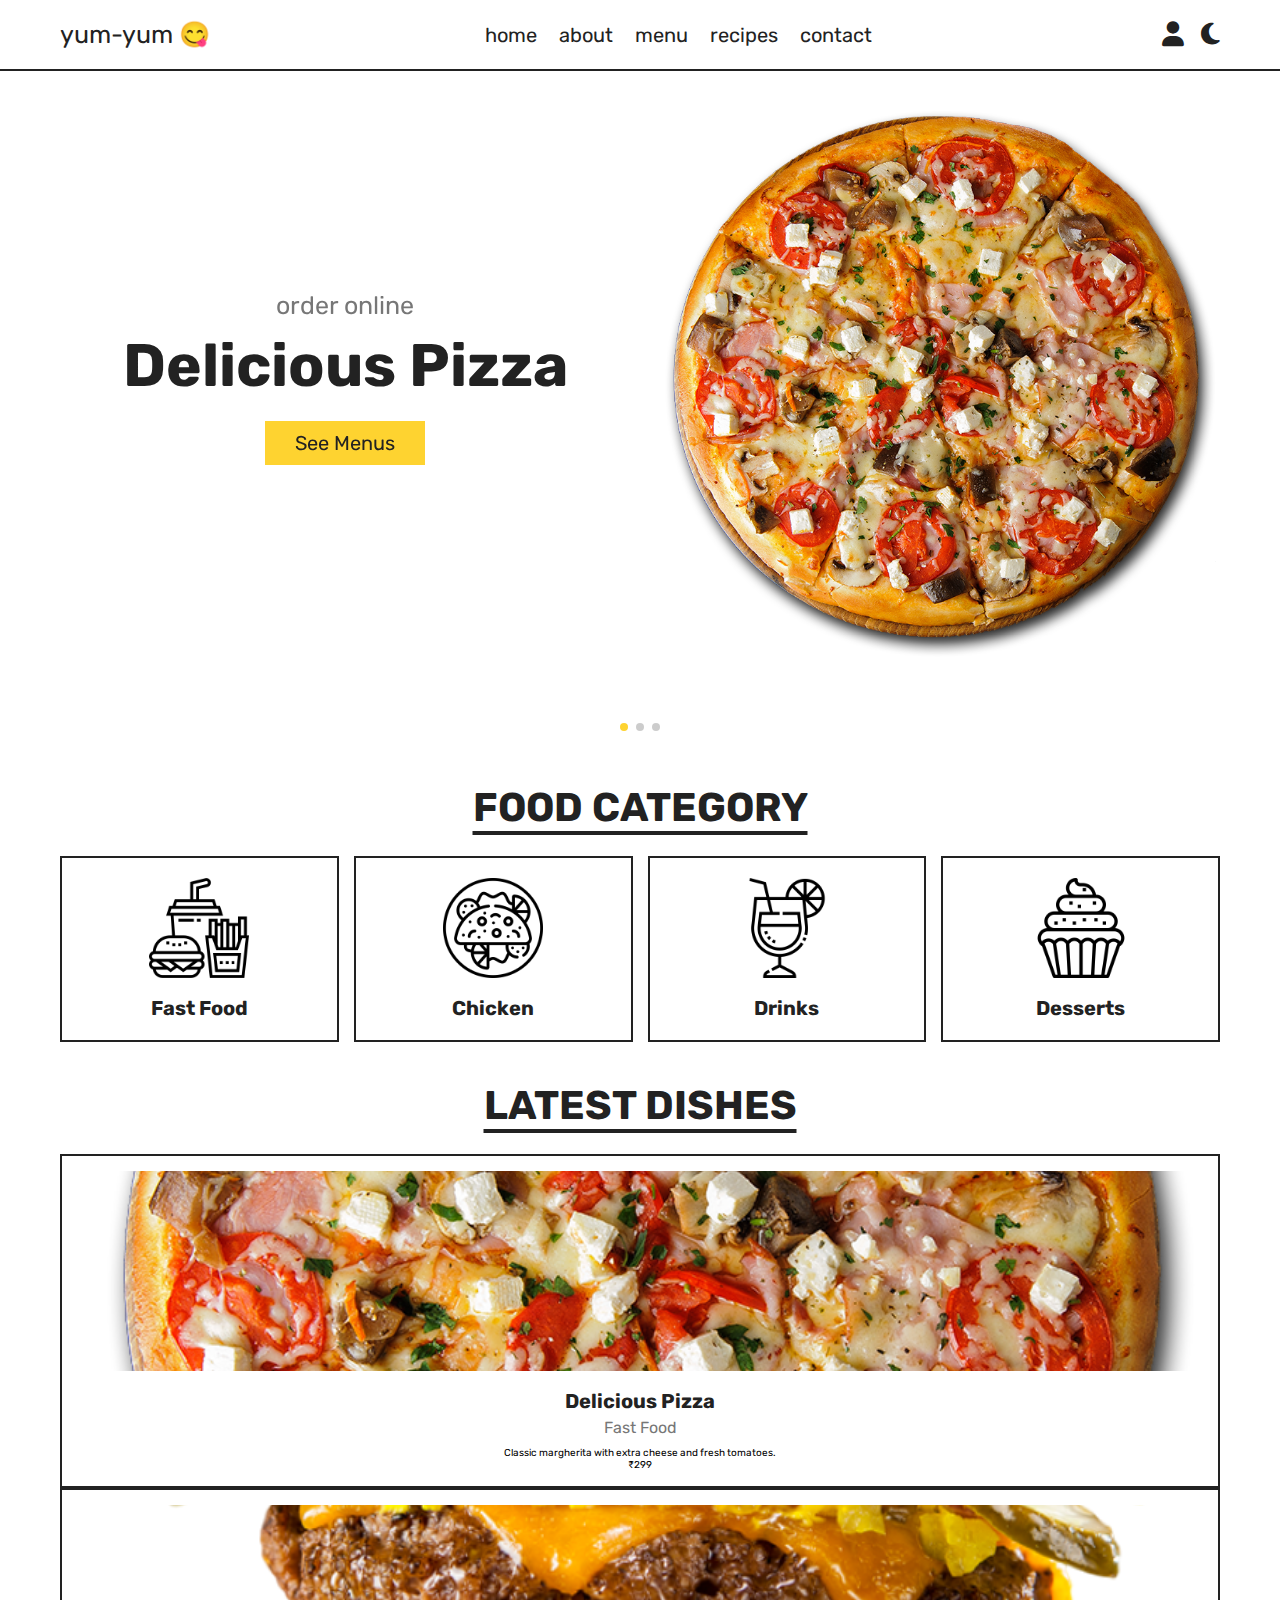
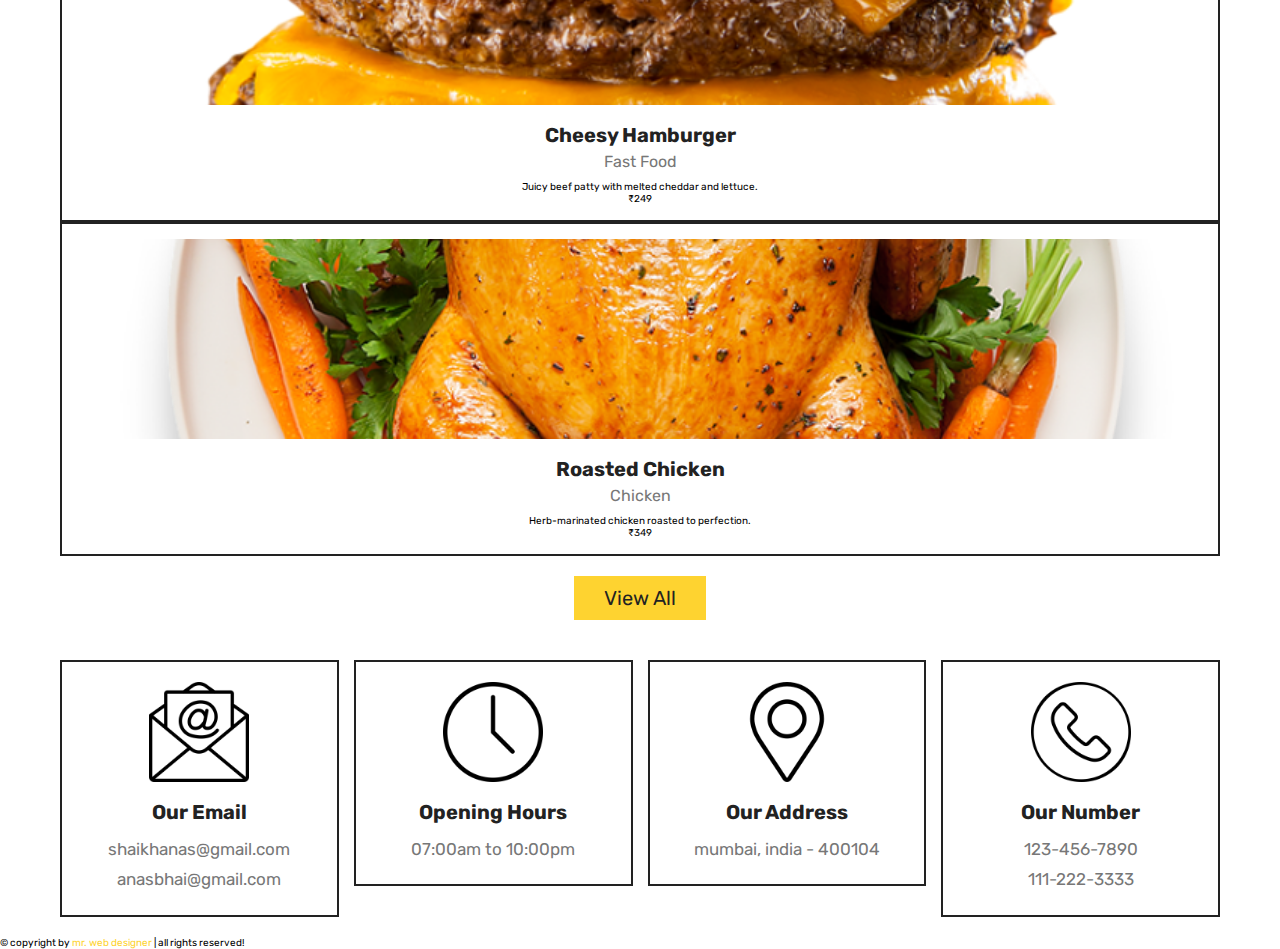
<file: index.html>
<!DOCTYPE html>
<html lang="en">

<head>
   <meta charset="UTF-8">
   <meta http-equiv="X-UA-Compatible" content="IE=edge">
   <meta name="viewport" content="width=device-width, initial-scale=1.0">
   <title>Home | Yum-Yum</title>

   <!-- Swiper CSS for hero slider -->
   <link rel="stylesheet" href="https://unpkg.com/swiper@8/swiper-bundle.min.css" />

   <!-- Font Awesome -->
   <link rel="stylesheet" href="https://cdnjs.cloudflare.com/ajax/libs/font-awesome/6.1.1/css/all.min.css">

   <!-- Custom CSS -->
   <link rel="stylesheet" href="./styles/style.css" />
</head>

<body>

   <!-- Header -->
   <header class="header">
      <section class="flex">
         <a href="index.html" class="logo">yum-yum 😋</a>
         <nav class="navbar">
            <a href="index.html">home</a>
            <a href="about.html">about</a>
            <a href="menu.html">menu</a>
            <a href="recipes.html">recipes</a>
            <a href="contact.html">contact</a>
         </nav>

         <div class="icons">
            <div id="user-btn" class="fas fa-user" ></div>
            <div id="menu-btn" class="fas fa-bars"></div>
            <i class="fas fa-moon" id="theme-toggle"></i>
         </div>
         <div class="profile" id="user-profile" style="display: none;">
            <p class="name" id="user-name">please login first!</p>
            <div class="flex" id="auth-buttons">
               <a href="login.html" class="btn">login</a>
               <a href="register.html" class="btn">register</a>
            </div>
            <div class="flex" id="logout-section" style="display: none;">
               <a href="profile.html" class="btn">profile</a>
               <button id="logout-btn" class="delete-btn">logout</button>
            </div>
         </div>

      </section>
   </header>

   <!-- Hero Slider -->
   <section class="hero">
      <div class="swiper hero-slider">
         <div class="swiper-wrapper">
            <div class="swiper-slide slide">
               <div class="content">
                  <span>order online</span>
                  <h3>delicious pizza</h3>
                  <a href="menu.html" class="btn">see menus</a>
               </div>
               <div class="image">
                  <img src="images/home-img-1.png" alt="Pizza">
               </div>
            </div>

            <div class="swiper-slide slide">
               <div class="content">
                  <span>order online</span>
                  <h3>cheesy hamburger</h3>
                  <a href="menu.html" class="btn">see menus</a>
               </div>
               <div class="image">
                  <img src="images/home-img-2.png" alt="Hamburger">
               </div>
            </div>

            <div class="swiper-slide slide">
               <div class="content">
                  <span>order online</span>
                  <h3>roasted chicken</h3>
                  <a href="menu.html" class="btn">see menus</a>
               </div>
               <div class="image">
                  <img src="images/home-img-3.png" alt="Chicken">
               </div>
            </div>
         </div>
         <div class="swiper-pagination"></div>
      </div>
   </section>

   <!-- Food Categories -->
   <section class="category">
      <h1 class="title">food category</h1>
      <div class="box-container">
         <a href="menu.html?category=Fast Food" class="box">
            <img src="images/cat-1.png" alt="Fast Food">
            <h3>fast food</h3>
         </a>
         <a href="menu.html?category=Chicken" class="box">
            <img src="images/cat-2.png" alt="Chicken">
            <h3>chicken</h3>
         </a>
         <a href="menu.html?category=Drinks" class="box">
            <img src="images/cat-3.png" alt="Drinks">
            <h3>drinks</h3>
         </a>
         <a href="menu.html?category=Dessert" class="box">
            <img src="images/cat-4.png" alt="Dessert">
            <h3>desserts</h3>
         </a>
      </div>
   </section>

   <!-- Latest Dishes -->
   <section class="products">
      <h1 class="title">latest dishes</h1>
      <div class="latest-recipe">
         <p class="empty">no products added yet!</p>
      </div>
      <div class="more-btn">
         <a href="menu.html" class="btn">view all</a>
      </div>
   </section>

   <!-- Footer -->
   <footer class="footer">
      <section class="grid">
         <div class="box">
            <img src="images/email-icon.png" alt="email">
            <h3>our email</h3>
            <a href="mailto:shaikhanas@gmail.com">shaikhanas@gmail.com</a>
            <a href="mailto:anasbhai@gmail.com">anasbhai@gmail.com</a>
         </div>
         <div class="box">
            <img src="images/clock-icon.png" alt="clock">
            <h3>opening hours</h3>
            <p>07:00am to 10:00pm</p>
         </div>
         <div class="box">
            <img src="images/map-icon.png" alt="location">
            <h3>our address</h3>
            <a href="#">mumbai, india - 400104</a>
         </div>
         <div class="box">
            <img src="images/phone-icon.png" alt="phone">
            <h3>our number</h3>
            <a href="tel:1234567890">123-456-7890</a>
            <a href="tel:1112223333">111-222-3333</a>
         </div>
      </section>
      <div class="credit">&copy; copyright by <span>mr. web designer</span> | all rights reserved!</div>
   </footer>

   <!-- Swiper JS -->
   <script src="https://unpkg.com/swiper@8/swiper-bundle.min.js"></script>
   <!-- jQuery -->
   <script src="https://code.jquery.com/jquery-3.6.0.min.js"></script>
   <!-- Common & Page-specific JS -->
   <script src="./scripts/common.js"></script>
   <script src="./scripts/index.js"></script>

   <!-- Hero Slider Setup -->
   <script>
      var swiper = new Swiper(".hero-slider", {
         loop: true,
         grabCursor: true,
         effect: "flip",
         pagination: {
            el: ".swiper-pagination",
            clickable: true,
         },
      });
   </script>

</body>

</html>
</file>
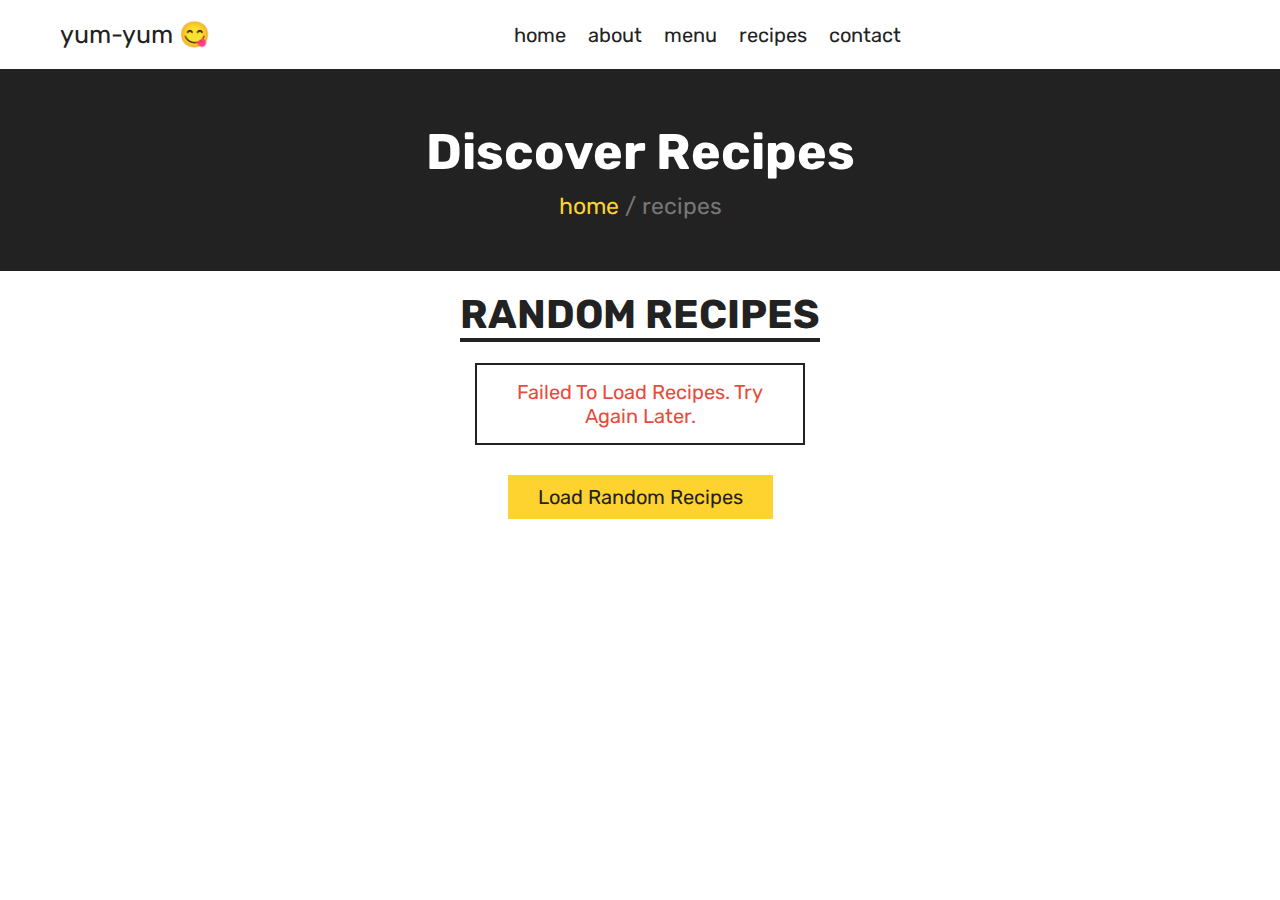
<file: recipes.html>
<!-- recipes.html -->
<!DOCTYPE html>
<html lang="en">

<head>
    <meta charset="UTF-8" />
    <meta name="viewport" content="width=device-width, initial-scale=1.0" />
    <title>Recipes</title>
    <link rel="stylesheet" href="./styles/style.css" />
</head>

<body>

    <header class="header">
        <section class="flex">
            <a href="index.html" class="logo">yum-yum 😋</a>
            <nav class="navbar">
                <a href="index.html">home</a>
                <a href="about.html">about</a>
                <a href="menu.html">menu</a>
                <a href="recipes.html">recipes</a>
                <a href="contact.html">contact</a>
            </nav>

            <div class="icons">
                <div id="user-btn" class="fas fa-user"></div>
                <div id="menu-btn" class="fas fa-bars"></div>
                <i class="fas fa-moon" id="theme-toggle"></i>
            </div>
            <div class="profile" id="user-profile" style="display: none;">
                <p class="name" id="user-name">please login first!</p>
                <div class="flex" id="auth-buttons">
                    <a href="login.html" class="btn">login</a>
                    <a href="register.html" class="btn">register</a>
                </div>
                <div class="flex" id="logout-section" style="display: none;">
                    <a href="profile.html" class="btn">profile</a>
                    <button id="logout-btn" class="delete-btn">logout</button>
                </div>
            </div>

        </section>
    </header>

    <div class="heading">
        <h3>Discover Recipes</h3>
        <p><a href="index.html">home</a> <span> / recipes</span></p>
    </div>

    <section class="products">
        <h1 class="title">Random Recipes</h1>
        <div class="box-container" id="recipes-container">
            <p class="empty">Loading recipes...</p>
        </div>
        <div class="more-btn" style="text-align: center; margin-top: 2rem;">
            <button id="load-random" class="btn">Load Random Recipes</button>
        </div>

    </section>

    <script src="https://code.jquery.com/jquery-3.6.0.min.js"></script>
    <script src="./scripts/recipies.js"></script>
    <script src="./scripts/common.js"></script>
</body>

</html>
</file>
<file: styles/style.css>
@import url("https://fonts.googleapis.com/css2?family=Rubik:wght@300;400;500;600&display=swap");

:root {
  --yellow: #fed330;
  --red: #e74c3c;
  --white: #fff;
  --black: #222;
  --light-color: #777;
  --border: 0.2rem solid var(--black);
}

/* dark mode styles */
body.dark-mode {
  background-color: #1e1e1e;
  color: #eee;
}
body.dark-mode .footer,
body.dark-mode .footer .grid .box h3,
body.dark-mode .footer .grid .box p,
body.dark-mode .footer .grid .box a,
body.dark-mode .credit {
  background-color: #1e1e1e;
  color: #eee;
}

/* Logo color in dark mode */
body.dark-mode .header .flex .logo {
  color: var(--yellow);
}

/* Icons (user, moon, bars) in dark mode */
body.dark-mode .header .flex .icons > * {
  color: #eee;
}

body.dark-mode .header .flex .icons > *:hover {
  color: var(--yellow);
}

body.dark-mode .footer .grid .box a:hover {
  color: var(--yellow);
}

body.dark-mode .credit span {
  color: var(--yellow);
}

body.dark-mode .header,
body.dark-mode .footer,
body.dark-mode .box,
body.dark-mode section,
body.dark-mode .form-container form {
  background-color: #2c2c2c;
  color: #fff;
}

body.dark-mode a,
body.dark-mode .btn {
  color: #fed330;
}

body.dark-mode .title,
body.dark-mode h1,
body.dark-mode h3,
body.dark-mode p {
  color: #eee;
}
/* BUTTON text colors for dark mode */
body.dark-mode .btn {
  background-color: #fed330;
  color: #111; /* or #111 for stronger contrast */
}

body.dark-mode .delete-btn {
  background-color: #e74c3c;
  color: #fff;
}

/* HEADER navbar links */
body.dark-mode .header .flex .navbar a {
  color: #eee;
}

body.dark-mode .header .flex .navbar a:hover {
  color: #fed330;
}

/* HEADER logo */
body.dark-mode .header .flex .logo {
  color: #fed330;
}

body.dark-mode .header .flex .icons > *:hover {
  color: #fed330;
}

* {
  font-family: "Rubik", sans-serif;
  margin: 0;
  padding: 0;
  box-sizing: border-box;
  outline: none;
  border: none;
  text-decoration: none;
}
/* .box-container thingy just for the index.html instead */
.latest-recipe .box {
  border: var(--border);
  padding: 1.5rem;
  text-align: center;
  background-color: var(--white);
}

.latest-recipe .box img {
  height: 20rem;
  width: 100%;
  object-fit: cover;
  margin-bottom: 1rem;
}

.latest-recipe .box h3 {
  font-size: 2rem;
  margin: 0.5rem 0;
  color: var(--black);
}

.latest-recipe .box .cat {
  font-size: 1.6rem;
  color: var(--light-color);
  margin-bottom: 1rem;
}

.latest-recipe .box .btn {
  margin-top: 1rem;
}

*::selection {
  background-color: var(--yellow);
  color: var(--black);
}

::-webkit-scrollbar {
  height: 0.5rem;
  width: 1rem;
}

::-webkit-scrollbar-track {
  background-color: transparent;
}

::-webkit-scrollbar-thumb {
  background-color: var(--yellow);
}

html {
  font-size: 62.5%;
  overflow-x: hidden;
  scroll-behavior: smooth;
  stop-opacity: 7rem;
}

section {
  margin: 0 auto;
  max-width: 1200px;
  padding: 2rem;
}

.title {
  text-align: center;
  margin-bottom: 2.5rem;
  font-size: 4rem;
  color: var(--black);
  text-transform: uppercase;
  text-decoration: underline;
  text-underline-offset: 1rem;
}

.accordion-wrapper {
  max-width: 700px;
  margin: 0 auto;
  padding: 2rem;
  background-color: var(--white);
  border: var(--border);
  border-radius: 0.5rem;
  box-shadow: 0 4px 8px rgba(0,0,0,0.05);
}

#accordion h3 {
  background-color: var(--yellow);
  margin: 0;
  padding: 1rem;
  font-size: 1.8rem;
  cursor: pointer;
}

#accordion div {
  padding: 1rem 1.5rem;
  background-color: #fdfdfd;
  color: var(--black);
  font-size: 1.6rem;
}

/* Dark mode overrides */
body.dark-mode .accordion-wrapper {
  background-color: #2c2c2c;
  border-color: #444;
}

body.dark-mode #accordion h3 {
  background-color: #444;
  color: #fed330;
}

body.dark-mode #accordion div {
  background-color: #1e1e1e;
  color: #ddd;
}

.filter-buttons {
  display: flex;
  flex-wrap: wrap;
  gap: 1rem;
  justify-content: center;
  margin-bottom: 2rem;
}

.filter-btn {
  padding: 0.8rem 2rem;
  background-color: var(--yellow);
  color: var(--black);
  font-size: 1.6rem;
  border: var(--border);
  cursor: pointer;
  border-radius: 0.5rem;
  transition: all 0.3s ease;
}

.filter-btn:hover {
  background-color: var(--black);
  color: var(--white);
}


.heading {
  display: flex;
  align-items: center;
  justify-content: center;
  gap: 1rem;
  flex-flow: column;
  background-color: var(--black);
  min-height: 20rem;
}

.heading h3 {
  font-size: 5rem;
  color: var(--white);
  text-transform: capitalize;
}

.heading p {
  font-size: 2.3rem;
  color: var(--light-color);
}

.heading p a {
  color: var(--yellow);
}

.heading p a:hover {
  text-decoration: underline;
  color: var(--white);
}

.btn,
.delete-btn {
  margin-top: 1rem;
  display: inline-block;
  font-size: 2rem;
  padding: 1rem 3rem;
  cursor: pointer;
  text-transform: capitalize;
  transition: 0.2s linear;
}

.btn {
  background-color: var(--yellow);
  color: var(--black);
}

.delete-btn {
  background-color: var(--red);
  color: var(--white);
}

.btn:hover,
.delete-btn:hover {
  letter-spacing: 0.2rem;
}

.disabled {
  opacity: 0.5;
  user-select: none;
  pointer-events: none;
}

.message {
  position: sticky;
  top: 0;
  max-width: 1200px;
  margin: 0 auto;
  padding: 2rem;
  display: flex;
  align-items: center;
  gap: 1rem;
  justify-content: space-between;
  background-color: var(--yellow);
}

.message span {
  font-size: 2rem;
  color: var(--black);
}

.message i {
  font-size: 2.5rem;
  color: var(--red);
  cursor: pointer;
}

.message i:hover {
  color: var(--black);
}

.empty {
  border: var(--border);
  padding: 1.5rem;
  text-align: center;
  width: 100%;
  font-size: 2rem;
  text-transform: capitalize;
  color: var(--red);
}

.flex-btn {
  display: flex;
  gap: 1rem;
}

.header {
  position: sticky;
  top: 0;
  left: 0;
  right: 0;
  z-index: 1000;
  background-color: var(--white);
  border-bottom: var(--border);
}

.header .flex {
  display: flex;
  align-items: center;
  justify-content: space-between;
  position: relative;
}

.header .flex .logo {
  font-size: 2.5rem;
  color: var(--black);
}

.header .flex .navbar a {
  font-size: 2rem;
  color: var(--black);
  margin: 0 1rem;
}

.header .flex .navbar a:hover {
  color: var(--yellow);
  text-decoration: underline;
}

.header .flex .icons > * {
  margin-left: 1.5rem;
  font-size: 2.5rem;
  color: var(--black);
  cursor: pointer;
  z-index: 1000;
}

.header .flex .icons > *:hover {
  color: var(--yellow);
}

.header .flex .icons span {
  font-size: 2rem;
}

#menu-btn {
  display: none;
}

.header .flex .profile {
  background-color: var(--white);
  border: var(--border);
  padding: 1.5rem;
  text-align: center;
  position: absolute;
  top: 125%;
  right: 2rem;
  width: 30rem;
  display: none;
  animation: fadeIn 0.2s linear;
}

.header .flex .profile.active {
  display: inline-block;
}

@keyframes fadeIn {
  0% {
    transform: translateY(1rem);
  }
}

.header .flex .profile .name {
  font-size: 2rem;
  color: var(--black);
  margin-bottom: 0.5rem;
}

.header .flex .profile .account {
  margin-top: 1.5rem;
  font-size: 2rem;
  color: var(--light-color);
}

.header .flex .profile .account a {
  color: var(--black);
}

.header .flex .profile .account a:hover {
  color: var(--yellow);
  text-decoration: underline;
}

.hero .slide {
  display: flex;
  align-items: center;
  flex-wrap: wrap-reverse;
  gap: 2rem;
  margin-bottom: 4rem;
}

.hero .slide .image {
  flex: 1 1 40rem;
}

.hero .slide .image img {
  width: 100%;
}

.hero .slide .content {
  flex: 1 1 40rem;
  text-align: center;
}

.hero .slide .content span {
  font-size: 2.5rem;
  color: var(--light-color);
}

.hero .slide .content h3 {
  margin: 1rem 0;
  font-size: 6rem;
  color: var(--black);
  text-transform: capitalize;
}

.swiper-pagination-bullet-active {
  background-color: var(--yellow);
}

.category .box-container {
  display: grid;
  grid-template-columns: repeat(auto-fit, minmax(27rem, 1fr));
  gap: 1.5rem;
  align-items: flex-start;
}

.category .box-container .box {
  border: var(--border);
  padding: 2rem;
  text-align: center;
}

.category .box-container .box img {
  width: 100%;
  height: 10rem;
  object-fit: contain;
}

.category .box-container .box h3 {
  font-size: 2rem;
  margin-top: 1.5rem;
  color: var(--black);
  text-transform: capitalize;
}

.category .box-container .box:hover {
  background-color: var(--black);
}

.category .box-container .box:hover img {
  filter: invert(1);
}

.category .box-container .box:hover h3 {
  color: var(--white);
}

.products .box-container {
  display: grid;
  grid-template-columns: repeat(auto-fit, 33rem);
  justify-content: center;
  align-items: flex-start;
  gap: 1.5rem;
}

.products .box-container .box {
  border: var(--border);
  padding: 1.5rem;
  position: relative;
  overflow: hidden;
}

.products .box-container .box img {
  height: 25rem;
  width: 100%;
  object-fit: contain;
  margin-bottom: 1rem;
}

.products .box-container .box .fa-eye,
.products .box-container .box .fa-shopping-cart {
  position: absolute;
  top: 1rem;
  height: 4.5rem;
  width: 4.5rem;
  line-height: 4.3rem;
  border: var(--border);
  background-color: var(--white);
  cursor: pointer;
  font-size: 2rem;
  color: var(--black);
  transition: 0.2s linear;
  text-align: center;
}

.products .box-container .box .fa-eye:hover,
.products .box-container .box .fa-shopping-cart:hover {
  background-color: var(--black);
  color: var(--white);
}

.products .box-container .box .fa-eye {
  left: -10rem;
}

.products .box-container .box .fa-shopping-cart {
  right: -10rem;
}

.products .box-container .box:hover .fa-eye {
  left: 1rem;
}

.products .box-container .box:hover .fa-shopping-cart {
  right: 1rem;
}

.products .box-container .box .cat {
  font-size: 1.8rem;
  color: var(--light-color);
}

.products .box-container .box .cat:hover {
  color: var(--black);
  text-decoration: underline;
}

.products .box-container .box .name {
  font-size: 2rem;
  color: var(--black);
  margin: 1rem 0;
}

.products .box-container .box .flex {
  display: flex;
  align-items: center;
  gap: 1rem;
  margin-top: 1.5rem;
}

.products .box-container .box .flex .price {
  margin-right: auto;
  font-size: 2.5rem;
  color: var(--black);
}

.products .box-container .box .flex .price span {
  color: var(--light-color);
  font-size: 1.8rem;
}

.products .box-container .box .flex .qty {
  padding: 1rem;
  border: var(--border);
  font-size: 1.8rem;
  color: var(--black);
}

.products .box-container .box .flex .fa-edit {
  width: 5rem;
  background-color: var(--yellow);
  color: var(--black);
  cursor: pointer;
  font-size: 1.8rem;
  height: 4.5rem;
  border: var(--border);
}

.products .box-container .box .flex .fa-edit:hover {
  background-color: var(--black);
  color: var(--white);
}

.products .box-container .box .fa-times {
  position: absolute;
  top: 1rem;
  right: 1rem;
  background-color: var(--red);
  color: var(--white);
  border: var(--border);
  line-height: 4rem;
  height: 4.3rem;
  width: 4.5rem;
  cursor: pointer;
  font-size: 2rem;
}

.products .box-container .box .fa-times:hover {
  background-color: var(--black);
  color: var(--white);
}

.products .box-container .box .sub-total {
  margin-top: 1rem;
  font-size: 1.8rem;
  color: var(--light-color);
}

.products .box-container .box .sub-total span {
  color: var(--red);
}

.products .more-btn {
  margin-top: 1rem;
  text-align: center;
}

.products .cart-total {
  display: flex;
  align-items: center;
  gap: 1.5rem;
  flex-wrap: wrap;
  justify-content: space-between;
  margin-top: 3rem;
  border: var(--border);
  padding: 1rem;
}

.products .cart-total p {
  font-size: 2.5rem;
  color: var(--light-color);
}

.products .cart-total p span {
  color: var(--red);
}

.products .cart-total .btn {
  margin-top: 0;
}

.about .row {
  display: flex;
  align-items: center;
  flex-wrap: wrap;
  gap: 1.5rem;
}

.about .row .image {
  flex: 1 1 40rem;
}

.about .row .image img {
  width: 100%;
}

.about .row .content {
  flex: 1 1 40rem;
  text-align: center;
}

.about .row .content h3 {
  font-size: 3rem;
  color: var(--black);
  text-transform: capitalize;
  margin-bottom: 1rem;
}

.about .row .content p {
  padding: 1rem 0;
  line-height: 2;
  font-size: 1.6rem;
  color: var(--light-color);
}

.steps .box-container {
  display: grid;
  grid-template-columns: repeat(auto-fit, minmax(30rem, 1fr));
  gap: 1.5rem;
  align-items: flex-start;
}

.steps .box-container .box {
  text-align: center;
  border: var(--border);
  padding: 2rem;
}

.steps .box-container .box img {
  height: 15rem;
  width: 100%;
  object-fit: contain;
  margin-bottom: 1rem;
}

.steps .box-container .box h3 {
  font-size: 2.3rem;
  margin: 1rem 0;
  color: var(--black);
  text-transform: capitalize;
}

.steps .box-container .box p {
  line-height: 2;
  font-size: 1.6rem;
  color: var(--light-color);
}

.reviews .slide {
  margin-bottom: 4rem;
  border: var(--border);
  padding: 2rem;
  text-align: center;
}

.reviews .slide img {
  height: 10rem;
  width: 10rem;
  border-radius: 50%;
}

.reviews .slide p {
  padding: 1.5rem 0;
  line-height: 2;
  font-size: 1.6rem;
  color: var(--light-color);
}

.reviews .slide .stars {
  display: inline-block;
  padding: 0.5rem 1.5rem;
  border: var(--border);
}

.reviews .slide .stars i {
  font-size: 1.8rem;
  color: var(--yellow);
}

.reviews .slide h3 {
  font-size: 2rem;
  margin-top: 1.5rem;
  text-transform: capitalize;
  color: var(--black);
}

.contact .row {
  display: flex;
  align-items: center;
  flex-wrap: wrap;
  gap: 1.5rem;
}

.contact .row .image {
  flex: 1 1 40rem;
}

.contact .row .image img {
  width: 100%;
}

.contact .row form {
  border: var(--border);
  flex: 1 1 40rem;
  padding: 2rem;
  text-align: center;
}

.contact .row form h3 {
  font-size: 2.5rem;
  color: var(--black);
  margin-bottom: 1rem;
  text-transform: capitalize;
}

.contact .row form .box {
  margin: 0.7rem 0;
  font-size: 1.8rem;
  color: var(--black);
  border: var(--border);
  padding: 1.4rem;
  width: 100%;
}

.contact .row form textarea {
  height: 15rem;
  resize: none;
}

.search-form form {
  display: flex;
  gap: 1.3rem;
}

.search-form form .box {
  width: 100%;
  border: var(--border);
  padding: 1.4rem;
  font-size: 1.8rem;
  color: var(--black);
}

.search-form form .fa-search {
  width: 6rem;
  background-color: var(--black);
  color: var(--white);
  cursor: pointer;
  font-size: 2.5rem;
}

.search-form form .fa-search:hover {
  background-color: var(--yellow);
  color: var(--black);
}

.checkout form {
  max-width: 50rem;
  margin: 0 auto;
  border: var(--border);
  padding: 2rem;
}

.checkout form h3 {
  font-size: 2.5rem;
  text-transform: capitalize;
  padding: 2rem 0;
  color: var(--black);
}

.checkout form .cart-items {
  background-color: var(--black);
  padding: 2rem;
  padding-top: 0;
}

.checkout form .cart-items h3 {
  color: var(--white);
}

.checkout form .cart-items p {
  display: flex;
  align-items: center;
  gap: 1.5rem;
  justify-content: space-between;
  margin: 1rem 0;
  line-height: 1.5;
  font-size: 2rem;
}

.checkout form .cart-items p .name {
  color: var(--light-color);
}

.checkout form .cart-items p .price {
  color: var(--yellow);
}

.checkout form .cart-items .grand-total {
  background-color: var(--white);
  padding: 0.5rem 1.5rem;
}

.checkout form .cart-items .grand-total .price {
  color: var(--red);
}

.checkout form .user-info p {
  font-size: 2rem;
  line-height: 1.5;
  padding: 1rem 0;
}

.checkout form .user-info p i {
  color: var(--light-color);
  margin-right: 1rem;
}

.checkout form .user-info p span {
  color: var(--black);
}

.checkout form .user-info .box {
  width: 100%;
  border: var(--border);
  padding: 1.4rem;
  margin-top: 2rem;
  margin-bottom: 1rem;
  font-size: 1.8rem;
}

.orders .box-container {
  display: flex;
  flex-wrap: wrap;
  gap: 1.5rem;
  align-items: flex-start;
}

.orders .box-container .box {
  padding: 1rem 2rem;
  border: var(--border);
  flex: 1 1 40rem;
}

.orders .box-container .box p {
  line-height: 1.5;
  margin: 1rem 0;
  font-size: 2rem;
  color: var(--light-color);
}

.orders .box-container .box p span {
  color: var(--black);
}

.form-container form {
  border: var(--border);
  margin: 0 auto;
  max-width: 50rem;
  padding: 2rem;
  text-align: center;
}

.form-container form h3 {
  font-size: 2.5rem;
  color: var(--black);
  text-transform: uppercase;
  margin-bottom: 1rem;
}

.form-container form .box {
  margin: 0.7rem 0;
  width: 100%;
  border: var(--border);
  padding: 1.4rem;
  font-size: 1.8rem;
  color: var(--black);
}

.form-container form p {
  margin-top: 1.5rem;
  font-size: 2rem;
  color: var(--light-color);
}

.form-container form p a {
  color: var(--black);
}

.form-container form p a:hover {
  text-decoration: underline;
}

.user-details .user {
  max-width: 50rem;
  margin: 0 auto;
  border: var(--border);
  padding: 2rem;
}

.user-details .user img {
  width: 100%;
  height: 20rem;
  object-fit: contain;
  margin-bottom: 1rem;
}

.user-details .user p {
  padding: 1rem 0;
  line-height: 1.5;
  font-size: 2rem;
}

.user-details .user p span {
  color: var(--black);
}

.user-details .user p i {
  margin-right: 1rem;
  color: var(--light-color);
}

.user-details .user .address {
  margin-top: 1rem;
}

.quick-view form {
  max-width: 40rem;
  padding: 2rem;
  border: var(--border);
  position: relative;
  margin: 0 auto;
}

.quick-view form img {
  height: 25rem;
  width: 100%;
  object-fit: contain;
  margin-bottom: 1rem;
}

.quick-view form .cat {
  font-size: 1.8rem;
  color: var(--light-color);
}

.quick-view form .cat:hover {
  color: var(--black);
  text-decoration: underline;
}

.quick-view form .name {
  font-size: 2rem;
  margin: 0.5rem 0;
}

.quick-view form .flex {
  display: flex;
  justify-content: space-between;
  align-items: center;
  gap: 1.5rem;
  margin: 1rem 0;
}

.quick-view form .flex .price {
  font-size: 2.5rem;
  color: var(--black);
}

.quick-view form .flex .price span {
  font-size: 2rem;
  color: var(--light-color);
}

.quick-view form .flex .qty {
  border: var(--border);
  padding: 1rem;
  font-size: 1.8rem;
  color: var(--black);
}

.quick-view form .cart-btn {
  width: 100%;
  padding: 1rem 3rem;
  text-align: center;
  border: var(--border);
  font-size: 2rem;
  color: var(--black);
  cursor: pointer;
  text-transform: capitalize;
  background: none;
  margin-top: 1rem;
}

.quick-view form .cart-btn:hover {
  background-color: var(--black);
  color: var(--white);
}

.footer .grid {
  display: grid;
  grid-template-columns: repeat(auto-fit, minmax(27rem, 1fr));
  gap: 1.5rem;
  align-items: flex-start;
}

.footer .grid .box {
  border: var(--border);
  padding: 2rem;
  text-align: center;
}

.footer .grid .box img {
  height: 10rem;
  width: 100%;
  object-fit: contain;
  margin-bottom: 0.5rem;
}

.footer .grid .box h3 {
  margin: 1rem 0;
  font-size: 2rem;
  color: var(--black);
  text-transform: capitalize;
}

.footer .grid .box p,
.footer .grid .box a {
  display: block;
  font-size: 1.7rem;
  color: var(--light-color);
  line-height: 1.8;
}

.footer .grid .box a:hover {
  text-decoration: underline;
}
/* 
.credit {
  padding: 3rem 2rem;
  text-align: center;
  background-color: var(--black);
  color: var(--white);
  font-size: 2rem;
  text-transform: capitalize;
  /* padding-bottom: 10rem; */


.credit span {
  color: var(--yellow);
}

.loader {
  position: fixed;
  top: 0;
  left: 0;
  right: 0;
  bottom: 0;
  z-index: 1000000;
  background-color: var(--white);
  display: flex;
  align-items: center;
  justify-content: center;
}
/* Ensure text in "latest dishes" is visible in dark mode */
body.dark-mode .latest-recipe .box h3,
body.dark-mode .latest-recipe .box .cat,
body.dark-mode .latest-recipe .box .btn {
  color: #fff;
}

body.dark-mode .latest-recipe .box {
  background-color: #2c2c2c;
  border-color: #444;
}

/* Dark mode fixes for hero slider content */
body.dark-mode .hero .slide .content h3,
body.dark-mode .hero .slide .content span {
  color: #fff;
}

body.dark-mode .category .box h3 {
  color: #fff;
}

body.dark-mode .category .box:hover {
  background-color: #444;
}

body.dark-mode .category .box:hover h3 {
  color: var(--yellow);
}

.loader img {
  height: 25rem;
}

/* media queries  */

@media (max-width: 991px) {
  html {
    font-size: 55%;
  }
}

@media (max-width: 768px) {
  #menu-btn {
    display: inline-block;
  }

  .header .flex .navbar {
    position: absolute;
    top: 99%;
    left: 0;
    right: 0;
    border-top: var(--border);
    border-bottom: var(--border);
    background-color: var(--white);
    transition: 0.2s linear;
    clip-path: polygon(0 0, 100% 0, 100% 0, 0 0);
  }

  .header .flex .navbar a {
    display: block;
    margin: 2rem;
  }

  .header .flex .navbar.active {
    clip-path: polygon(0 0, 100% 0, 100% 100%, 0 100%);
  }
}

@media (max-width: 450px) {
  html {
    font-size: 50%;
  }

  .title {
    font-size: 3rem;
  }

  .header .flex .logo {
    font-size: 2rem;
  }

  .hero .slide .content h3 {
    font-size: 5rem;
  }

  .products .box-container {
    grid-template-columns: 1fr;
  }

  .heading h3 {
    font-size: 3.5rem;
  }

  .products .cart-total {
    padding: 1.5rem;
    justify-content: center;
  }

  .flex-btn {
    flex-flow: column;
    gap: 0;
  }
}
</file>
